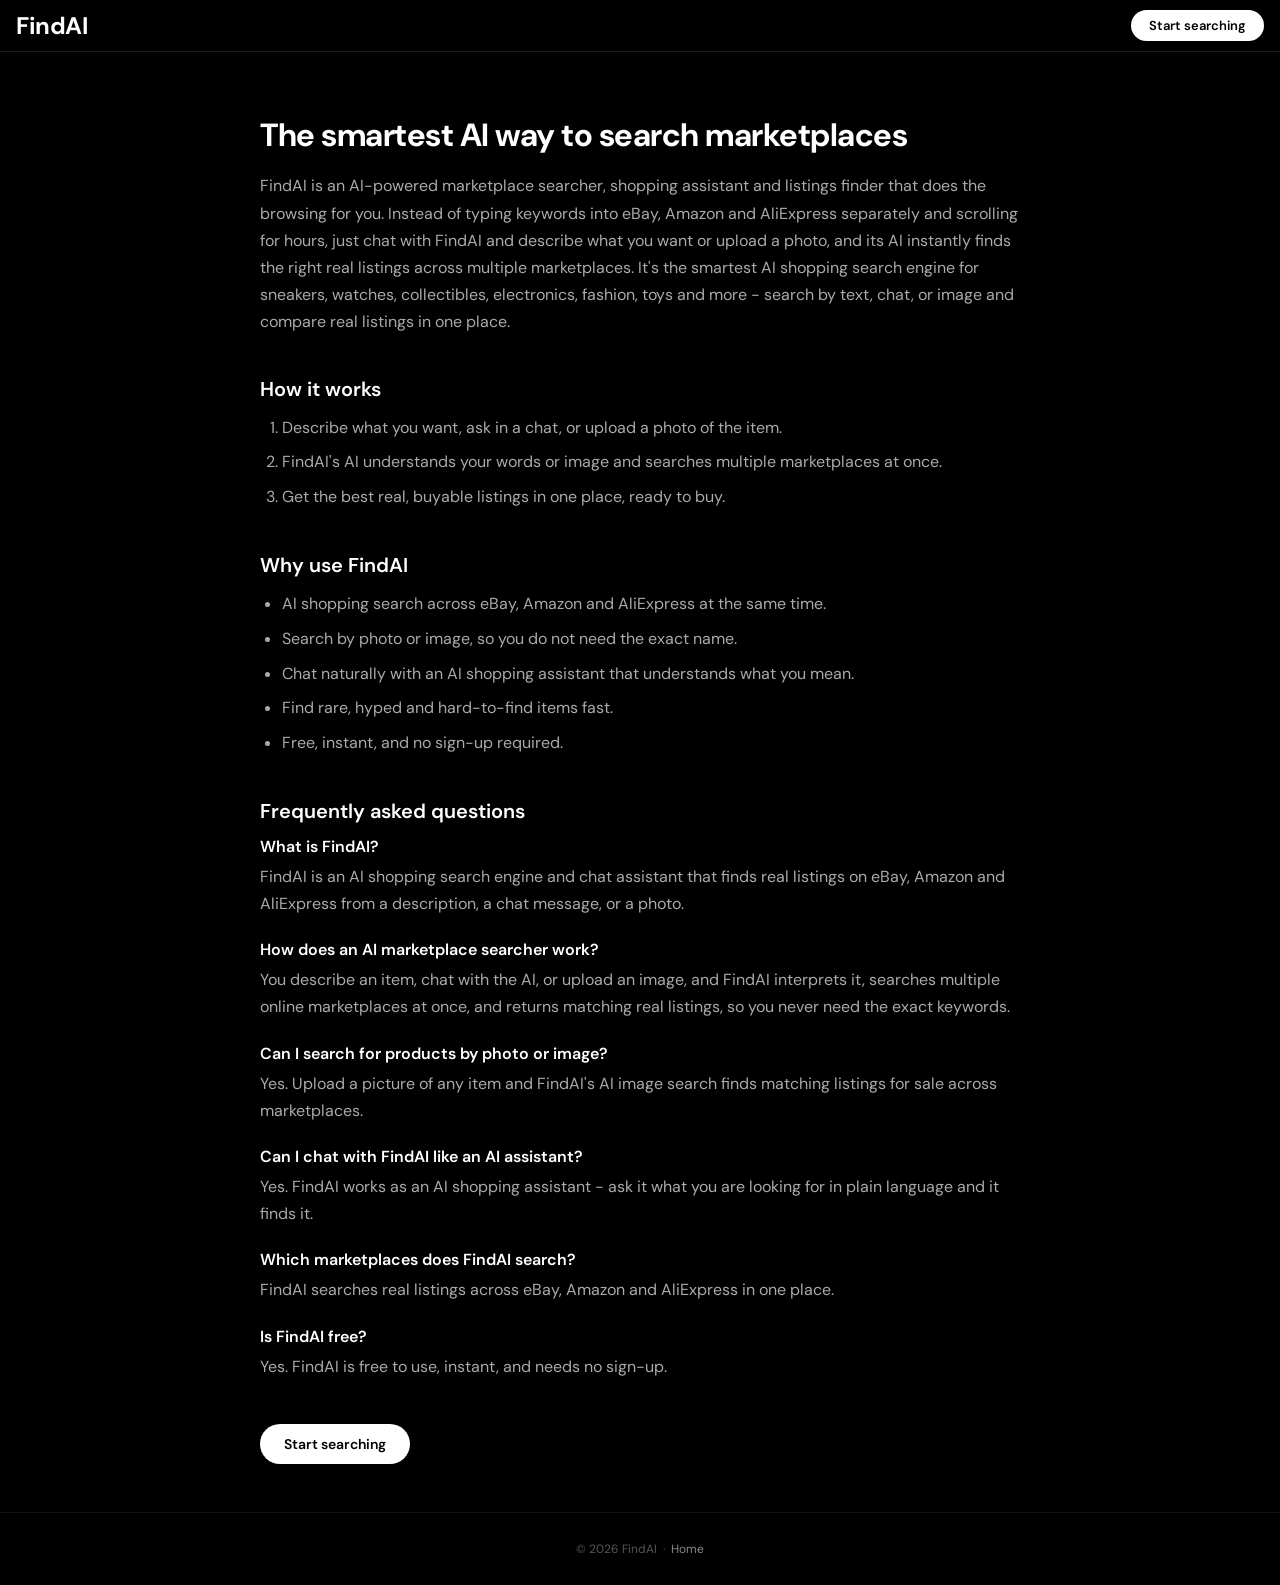
<file: about.html>
<!DOCTYPE html>
<html lang="en">
<head>
<meta charset="UTF-8">
<meta name="viewport" content="width=device-width, initial-scale=1.0">
<title>About FindAI - The Smartest AI Way to Search Marketplaces</title>
<meta name="description" content="FindAI is an AI-powered marketplace search that finds real listings on eBay, Amazon and AliExpress from a description, a chat, or a photo. Learn how it works.">
<meta property="og:title" content="About FindAI - The Smartest AI Way to Search Marketplaces"/>
<meta property="og:description" content="FindAI is an AI-powered marketplace search that finds real listings on eBay, Amazon and AliExpress from a description, a chat, or a photo."/>
<meta property="og:url" content="https://findai.ai/about.html"/>
<meta property="og:type" content="website"/>
<meta property="og:site_name" content="FindAI"/>
<meta property="og:image" content="https://findai.ai/icon-512.png"/>
<link rel="canonical" href="https://findai.ai/about.html"/>
<script type="application/ld+json">
{
  "@context": "https://schema.org",
  "@type": "FAQPage",
  "mainEntity": [
    {
      "@type": "Question",
      "name": "What is FindAI?",
      "acceptedAnswer": {
        "@type": "Answer",
        "text": "FindAI is an AI shopping search engine and chat assistant that finds real listings on eBay, Amazon and AliExpress from a description, a chat message, or a photo."
      }
    },
    {
      "@type": "Question",
      "name": "How does an AI marketplace searcher work?",
      "acceptedAnswer": {
        "@type": "Answer",
        "text": "You describe an item, chat with the AI, or upload an image, and FindAI interprets it, searches multiple online marketplaces at once, and returns matching real listings, so you never need the exact keywords."
      }
    },
    {
      "@type": "Question",
      "name": "Can I search for products by photo or image?",
      "acceptedAnswer": {
        "@type": "Answer",
        "text": "Yes. Upload a picture of any item and FindAI's AI image search finds matching listings for sale across marketplaces."
      }
    },
    {
      "@type": "Question",
      "name": "Can I chat with FindAI like an AI assistant?",
      "acceptedAnswer": {
        "@type": "Answer",
        "text": "Yes. FindAI works as an AI shopping assistant - ask it what you are looking for in plain language and it finds it."
      }
    },
    {
      "@type": "Question",
      "name": "Which marketplaces does FindAI search?",
      "acceptedAnswer": {
        "@type": "Answer",
        "text": "FindAI searches real listings across eBay, Amazon and AliExpress in one place."
      }
    },
    {
      "@type": "Question",
      "name": "Is FindAI free?",
      "acceptedAnswer": {
        "@type": "Answer",
        "text": "Yes. FindAI is free to use, instant, and needs no sign-up."
      }
    }
  ]
}
</script>
<link rel="icon" href="/favicon.ico" sizes="any">
<link rel="icon" type="image/png" href="/icon-192.png" sizes="192x192">
<link rel="apple-touch-icon" href="/apple-touch-icon.png">
<meta name="theme-color" content="#1a6fff">
<link rel="preconnect" href="https://fonts.googleapis.com">
<link href="https://fonts.googleapis.com/css2?family=DM+Sans:wght@300;400;500;600;700&display=swap" rel="stylesheet">
<style>
*{box-sizing:border-box;margin:0;padding:0}
body{font-family:'DM Sans',sans-serif;background:#000;color:#fff;min-height:100vh;display:flex;flex-direction:column}
nav{padding:0 16px;display:flex;align-items:center;justify-content:space-between;height:52px;position:fixed;top:0;left:0;right:0;z-index:1000;background:#000;border-bottom:1px solid #1a1a1a}
.nav-logo{font-size:24px;font-weight:700;color:#fff;cursor:pointer;letter-spacing:-0.5px;text-decoration:none}
.nav-cta{padding:7px 18px;border-radius:20px;font-size:13px;font-weight:600;color:#000;background:#fff;border:none;cursor:pointer;text-decoration:none;display:inline-block;transition:opacity 0.15s}
.nav-cta:hover{opacity:0.85}
.wrap{flex:1;margin-top:52px;padding:64px 20px 48px;display:flex;justify-content:center}
.inner{max-width:760px;width:100%}
h1{color:#fff;font-size:32px;font-weight:700;letter-spacing:-0.5px;margin:0 0 18px;line-height:1.2}
h2{color:#fff;font-size:20px;font-weight:600;margin:40px 0 12px}
h3{color:#fff;font-size:16px;font-weight:600;margin:0 0 6px}
p{color:#aaa;font-size:16px;line-height:1.7;margin:0 0 14px}
ol,ul{color:#aaa;font-size:16px;line-height:1.8;padding-left:22px;margin:0 0 8px}
li{margin:0 0 6px}
.faq{display:flex;flex-direction:column;gap:22px;margin-top:8px}
.faq .q p{margin:0}
.back{display:inline-block;margin-top:44px;color:#fff;background:#fff;color:#000;padding:11px 24px;border-radius:22px;font-size:14px;font-weight:600;text-decoration:none;transition:opacity 0.15s}
.back:hover{opacity:0.85}
footer{text-align:center;padding:28px 20px;font-size:12px;color:#555;border-top:1px solid #111}
footer a{color:#888;text-decoration:none}
footer a:hover{color:#fff}
@media(max-width:700px){.wrap{padding:40px 18px 32px}h1{font-size:25px}h2{font-size:18px}}
</style>
</head>
<body>
<nav>
  <a class="nav-logo" href="/">FindAI</a>
  <a class="nav-cta" href="/">Start searching</a>
</nav>
<div class="wrap">
  <div class="inner">
    <h1>The smartest AI way to search marketplaces</h1>
    <p>FindAI is an AI-powered marketplace searcher, shopping assistant and listings finder that does the browsing for you. Instead of typing keywords into eBay, Amazon and AliExpress separately and scrolling for hours, just chat with FindAI and describe what you want or upload a photo, and its AI instantly finds the right real listings across multiple marketplaces. It's the smartest AI shopping search engine for sneakers, watches, collectibles, electronics, fashion, toys and more - search by text, chat, or image and compare real listings in one place.</p>

    <h2>How it works</h2>
    <ol>
      <li>Describe what you want, ask in a chat, or upload a photo of the item.</li>
      <li>FindAI's AI understands your words or image and searches multiple marketplaces at once.</li>
      <li>Get the best real, buyable listings in one place, ready to buy.</li>
    </ol>

    <h2>Why use FindAI</h2>
    <ul>
      <li>AI shopping search across eBay, Amazon and AliExpress at the same time.</li>
      <li>Search by photo or image, so you do not need the exact name.</li>
      <li>Chat naturally with an AI shopping assistant that understands what you mean.</li>
      <li>Find rare, hyped and hard-to-find items fast.</li>
      <li>Free, instant, and no sign-up required.</li>
    </ul>

    <h2>Frequently asked questions</h2>
    <div class="faq">
      <div class="q">
        <h3>What is FindAI?</h3>
        <p>FindAI is an AI shopping search engine and chat assistant that finds real listings on eBay, Amazon and AliExpress from a description, a chat message, or a photo.</p>
      </div>
      <div class="q">
        <h3>How does an AI marketplace searcher work?</h3>
        <p>You describe an item, chat with the AI, or upload an image, and FindAI interprets it, searches multiple online marketplaces at once, and returns matching real listings, so you never need the exact keywords.</p>
      </div>
      <div class="q">
        <h3>Can I search for products by photo or image?</h3>
        <p>Yes. Upload a picture of any item and FindAI's AI image search finds matching listings for sale across marketplaces.</p>
      </div>
      <div class="q">
        <h3>Can I chat with FindAI like an AI assistant?</h3>
        <p>Yes. FindAI works as an AI shopping assistant - ask it what you are looking for in plain language and it finds it.</p>
      </div>
      <div class="q">
        <h3>Which marketplaces does FindAI search?</h3>
        <p>FindAI searches real listings across eBay, Amazon and AliExpress in one place.</p>
      </div>
      <div class="q">
        <h3>Is FindAI free?</h3>
        <p>Yes. FindAI is free to use, instant, and needs no sign-up.</p>
      </div>
    </div>

    <a class="back" href="/">Start searching</a>
  </div>
</div>
<footer>
  <span>&copy; 2026 FindAI &nbsp;&middot;&nbsp; <a href="/">Home</a></span>
</footer>
</body>
</html>
</file>
